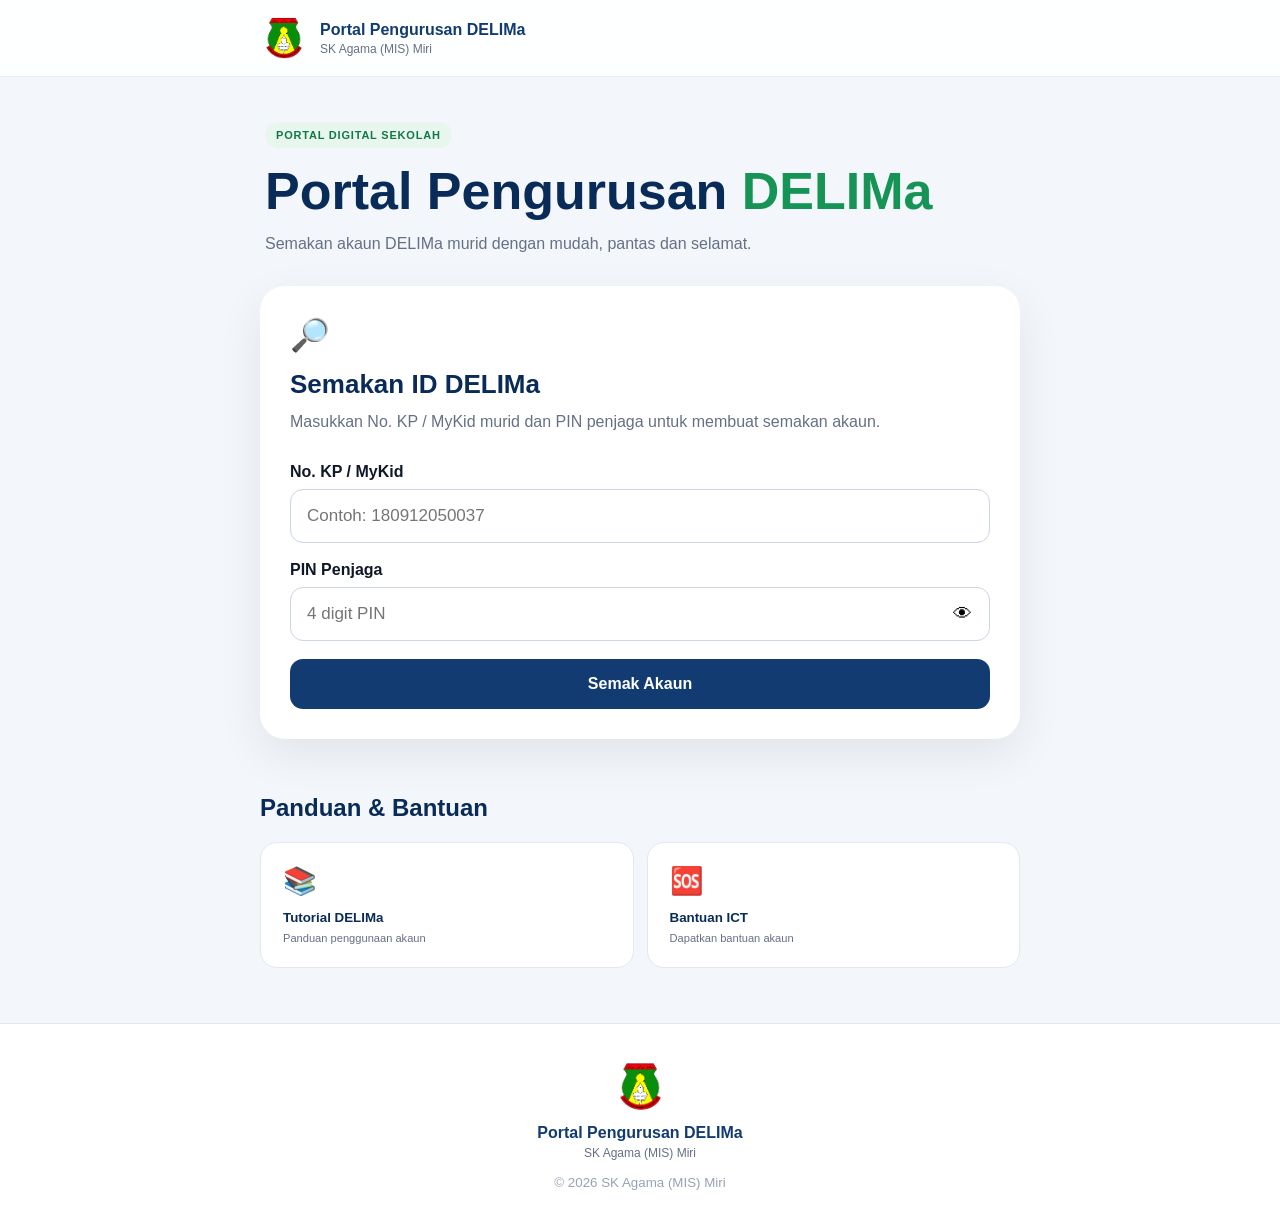
<file: index.html>
<!DOCTYPE html>
<html lang="ms">
<head>
  <meta charset="UTF-8">

  <meta name="viewport"
        content="width=device-width, initial-scale=1.0, viewport-fit=cover">

  <meta name="theme-color" content="#123b72">

  <meta name="description"
        content="Portal Pengurusan DELIMa SK Agama (MIS) Miri">

  <title>Portal Pengurusan DELIMa</title>

  <link rel="manifest" href="manifest.json">
  <link rel="stylesheet" href="style.css">

  <link rel="icon"
        href="assets/icon-192.png">
</head>

<body>

<header class="topbar">

  <div class="school-brand">

    <img src="assets/logo.png"
         alt="Logo SK Agama (MIS) Miri">

    <div>
      <strong>Portal Pengurusan DELIMa</strong>
      <span>SK Agama (MIS) Miri</span>
    </div>

  </div>

</header>


<main>

  <!-- HERO -->

  <section class="hero">

    <div class="hero-badge">
      PORTAL DIGITAL SEKOLAH
    </div>

    <h1>
      Portal Pengurusan
      <span>DELIMa</span>
    </h1>

    <p>
      Semakan akaun DELIMa murid dengan mudah,
      pantas dan selamat.
    </p>

  </section>


  <!-- INSTALL APP -->

  <section id="installCard"
           class="install-card hidden">

    <img src="assets/icon-192.png"
         alt="Portal DELIMa">

    <div class="install-info">
      <strong>Install Portal DELIMa</strong>
      <span>
        Pasang portal pada telefon anda
      </span>
    </div>

    <button id="installBtn">
      Install
    </button>

  </section>


  <!-- SEARCH CARD -->

  <section class="search-card">

    <div class="search-icon">
      🔎
    </div>

    <h2>Semakan ID DELIMa</h2>

    <p class="description">
      Masukkan No. KP / MyKid murid dan
      PIN penjaga untuk membuat semakan akaun.
    </p>


    <!-- IC -->

    <div class="form-group">

      <label for="nokp">
        No. KP / MyKid
      </label>

      <input
        type="text"
        id="nokp"
        inputmode="numeric"
        autocomplete="off"
        maxlength="12"
        placeholder="Contoh: 180912050037">

    </div>


    <!-- PIN -->

    <div class="form-group">

      <label for="pin">
        PIN Penjaga
      </label>

      <div class="pin-input">

        <input
          type="password"
          id="pin"
          inputmode="numeric"
          autocomplete="off"
          maxlength="4"
          placeholder="4 digit PIN">

        <button
          type="button"
          id="showPinBtn"
          onclick="togglePin()"
          aria-label="Tunjuk PIN">
          👁
        </button>

      </div>

    </div>


    <button
      id="btnCari"
      class="search-button"
      onclick="cariDelima()">

      <span id="btnText">
        Semak Akaun
      </span>

    </button>


    <!-- LOADING -->

    <div id="loading"
         class="loading hidden">

      <div class="spinner"></div>

      <p>
        Sedang membuat semakan...
      </p>

    </div>


    <!-- MESSAGE -->

    <div id="message"></div>


    <!-- RESULT -->

    <div id="result"
         class="result hidden">

      <div class="success-header">

        <div class="success-check">
          ✓
        </div>

        <div>
          <strong>Akaun Dijumpai</strong>
          <span>
            Maklumat akaun DELIMa murid
          </span>
        </div>

      </div>


      <!-- NAMA -->

      <div class="result-item">

        <span>Nama Murid</span>

        <strong id="nama">
          -
        </strong>

      </div>


      <!-- KELAS -->

      <div class="result-item">

        <span>Kelas</span>

        <strong id="kelas">
          -
        </strong>

      </div>


      <!-- EMAIL -->

      <div class="result-item">

        <span>ID / Emel DELIMa</span>

        <div class="value-action">

          <strong id="delima">
            -
          </strong>

          <button
            type="button"
            onclick="copyDelima()">

            Salin

          </button>

        </div>

      </div>


      <!-- PASSWORD -->

      <div class="result-item">

        <span>Kata Laluan</span>

        <div class="value-action">

          <strong id="password">
            ••••••••
          </strong>

          <div class="password-buttons">

            <button
              type="button"
              onclick="togglePassword()">

              👁 Lihat

            </button>

            <button
              type="button"
              onclick="copyPassword()">

              Salin

            </button>

          </div>

        </div>

      </div>


      <!-- LOGIN -->

      <a
        class="delima-login"
        href="https://delima.moe-dl.edu.my/"
        target="_blank"
        rel="noopener noreferrer">

        Log Masuk DELIMa ↗

      </a>


      <button
        type="button"
        class="new-search"
        onclick="resetSearch()">

        Buat Semakan Baru

      </button>

    </div>

  </section>


  <!-- MENU -->

  <section class="services">

    <h2>Panduan & Bantuan</h2>

    <div class="service-grid">

      <button onclick="toggleSection('tutorial')">

        <span class="service-icon">
          📚
        </span>

        <strong>
          Tutorial DELIMa
        </strong>

        <small>
          Panduan penggunaan akaun
        </small>

      </button>


      <button onclick="toggleSection('help')">

        <span class="service-icon">
          🆘
        </span>

        <strong>
          Bantuan ICT
        </strong>

        <small>
          Dapatkan bantuan akaun
        </small>

      </button>

    </div>

  </section>


  <!-- TUTORIAL -->

  <section id="tutorial" class="info-card hidden">

  <div class="section-title">
    <span>📚</span>

    <div>
      <h2>Tutorial DELIMa</h2>
      <p>Panduan penggunaan DELIMa</p>
    </div>
  </div>

  <div id="tutorialContent">
    <p>Sedang memuatkan tutorial...</p>
  </div>

</section>

  <!-- HELP -->

  <section id="help" class="info-card hidden">

  <div class="section-title">
    <span>🆘</span>

    <div>
      <h2 id="publicHelpTitle">
        Bantuan ICT
      </h2>

      <p>
        Sokongan penggunaan akaun DELIMa
      </p>
    </div>
  </div>

  <div id="helpContent">
    <p>Sedang memuatkan maklumat bantuan...</p>
  </div>

</section>
</main>


<footer>

  <img src="assets/logo.png"
       alt="Logo sekolah">

  <strong>
    Portal Pengurusan DELIMa
  </strong>

  <span>
    SK Agama (MIS) Miri
  </span>

  <small>
    © 2026 SK Agama (MIS) Miri
  </small>

</footer>


<script src="app.js"></script>

<script>

if ("serviceWorker" in navigator) {

  window.addEventListener(
    "load",
    () => {

      navigator.serviceWorker
        .register("service-worker.js")
        .catch(console.error);

    }
  );

}

</script>

</body>
</html>
</file>
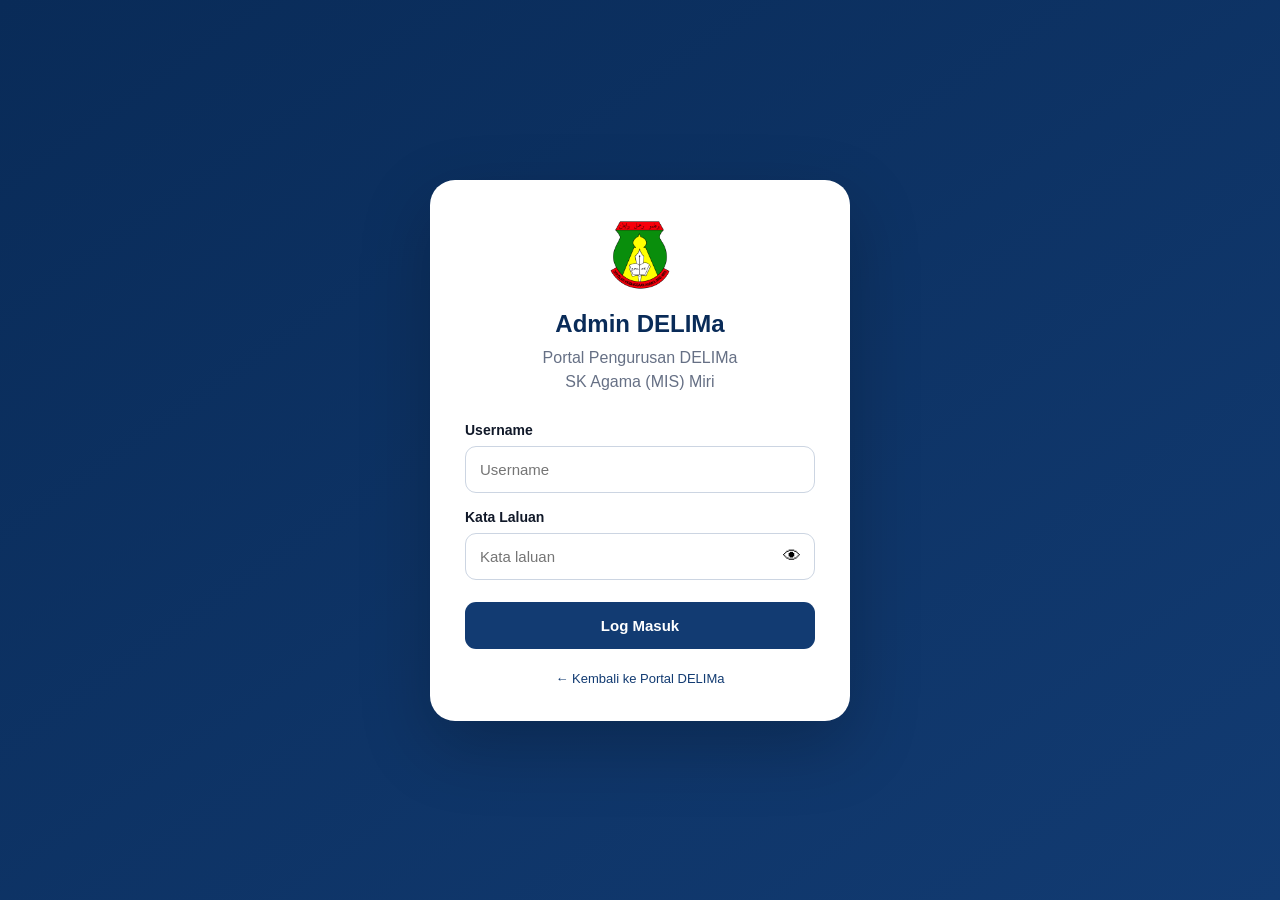
<file: admin.html>
<!DOCTYPE html>
<html lang="ms">
<head>
  <meta charset="UTF-8">
  <meta name="viewport"
        content="width=device-width, initial-scale=1.0">

  <meta name="theme-color" content="#123b72">

  <title>Admin | Portal Pengurusan DELIMa</title>

  <link rel="stylesheet" href="admin.css">
  <link rel="icon" href="assets/icon-192.png">
</head>

<body>

<!-- =========================
     LOGIN
========================= -->

<section id="loginPage" class="login-page">

  <div class="login-card">

    <img
      src="assets/logo.png"
      class="login-logo"
      alt="Logo Sekolah">

    <h1>Admin DELIMa</h1>

    <p>
      Portal Pengurusan DELIMa<br>
      SK Agama (MIS) Miri
    </p>

    <label for="username">
      Username
    </label>

    <input
      id="username"
      type="text"
      autocomplete="username"
      placeholder="Username">

    <label for="adminPassword">
      Kata Laluan
    </label>

    <div class="password-box">

      <input
        id="adminPassword"
        type="password"
        autocomplete="current-password"
        placeholder="Kata laluan">

      <button
        type="button"
        onclick="toggleAdminPassword()">
        👁
      </button>

    </div>

    <button
      id="loginBtn"
      class="primary-btn"
      onclick="adminLogin()">

      Log Masuk

    </button>

    <div id="loginMessage"></div>

    <a
      href="./"
      class="back-link">

      ← Kembali ke Portal DELIMa

    </a>

  </div>

</section>


<!-- =========================
     ADMIN APP
========================= -->

<section
  id="dashboardPage"
  class="dashboard hidden">


  <!-- HEADER -->

  <header class="admin-header">

    <div class="admin-brand">

      <img
        src="assets/logo.png"
        alt="Logo Sekolah">

      <div>
        <strong>Admin DELIMa</strong>
        <span>SK Agama (MIS) Miri</span>
      </div>

    </div>


    <button
      class="logout-btn"
      onclick="logoutAdmin()">

      Log Keluar

    </button>

  </header>


  <main class="admin-main">


    <!-- WELCOME -->

    <section class="welcome">

      <span class="badge">
        ADMIN DASHBOARD
      </span>

      <h1>
        Pengurusan DELIMa
      </h1>

      <p>
        Urus akaun murid, tutorial dan
        maklumat bantuan ICT.
      </p>

    </section>


    <!-- NAVIGATION -->

    <nav class="admin-tabs">

      <button
        id="tabStudents"
        class="tab active"
        onclick="showAdminSection('students')">

        <span>👥</span>
        Murid

      </button>


      <button
        id="tabTutorial"
        class="tab"
        onclick="showAdminSection('tutorial')">

        <span>📚</span>
        Tutorial

      </button>


      <button
        id="tabHelp"
        class="tab"
        onclick="showAdminSection('help')">

        <span>🆘</span>
        Bantuan ICT

      </button>

    </nav>


    <!-- =================================
         STUDENTS
    ================================= -->

    <section
      id="studentsSection"
      class="admin-section">


      <!-- STATS -->

      <div class="stats-grid">

        <div class="stat-card">

          <span>👥</span>

          <div>
            <small>Jumlah Murid</small>

            <strong id="totalStudents">
              -
            </strong>
          </div>

        </div>


        <div class="stat-card">

          <span>🏫</span>

          <div>
            <small>Jumlah Kelas</small>

            <strong id="totalClasses">
              -
            </strong>
          </div>

        </div>


        <div class="stat-card">

          <span>📧</span>

          <div>
            <small>Akaun DELIMa</small>

            <strong id="totalAccounts">
              -
            </strong>
          </div>

        </div>


        <div class="stat-card">

          <span>🔑</span>

          <div>
            <small>PIN Belum Ada</small>

            <strong id="missingPin">
              -
            </strong>
          </div>

        </div>

      </div>


      <!-- STUDENT PANEL -->

      <div class="panel">

        <div class="panel-header">

          <div>
            <h2>Senarai Murid</h2>

            <p>
              Cari akaun DELIMa berdasarkan
              nama, No. KP atau ID DELIMa.
            </p>
          </div>

          <button
            class="secondary-btn"
            onclick="loadDashboard()">

            ↻ Refresh

          </button>

        </div>


        <div class="search-tools">

          <input
            id="studentSearch"
            type="search"
            placeholder="Cari murid...">

          <select id="classFilter">

            <option value="">
              Semua Kelas
            </option>

          </select>

        </div>


        <div
          id="loadingStudents"
          class="loading hidden">

          Memuatkan data murid...

        </div>


        <div class="table-wrapper">

          <table>

            <thead>

              <tr>
                <th>Nama</th>
                <th>No. KP</th>
                <th>Kelas</th>
                <th>ID DELIMa</th>
                <th>PIN</th>
              </tr>

            </thead>

            <tbody id="studentTable"></tbody>

          </table>

        </div>

      </div>

    </section>


    <!-- =================================
         TUTORIAL
    ================================= -->

    <section
      id="tutorialSection"
      class="admin-section hidden">


      <div class="panel">

        <div class="panel-header">

          <div>

            <h2>
              📚 Pengurusan Tutorial
            </h2>

            <p>
              Tambah dan kemas kini panduan
              penggunaan DELIMa.
            </p>

          </div>


          <button
            class="primary-small"
            onclick="openTutorialForm()">

            + Tambah Tutorial

          </button>

        </div>


        <div
          id="tutorialLoading"
          class="loading hidden">

          Memuatkan tutorial...

        </div>


        <div id="tutorialList"
             class="tutorial-list">

        </div>

      </div>

    </section>


    <!-- =================================
         HELP
    ================================= -->

    <section
      id="helpSection"
      class="admin-section hidden">


      <div class="panel">

        <div class="panel-header">

          <div>

            <h2>
              🆘 Bantuan ICT
            </h2>

            <p>
              Maklumat ini akan dipaparkan
              pada portal pengguna.
            </p>

          </div>

        </div>


        <div
          id="helpMessage"
          class="form-message">

        </div>


        <div class="admin-form">

          <label>
            Tajuk
          </label>

          <input
            id="helpTitle"
            type="text"
            placeholder="Bantuan ICT">


          <label>
            Penerangan
          </label>

          <textarea
            id="helpDescription"
            rows="5"
            placeholder="Masukkan penerangan bantuan...">
          </textarea>


          <label>
            Pegawai / Penyelaras
          </label>

          <input
            id="helpOfficer"
            type="text"
            placeholder="Contoh: Penyelaras ICT">


          <label>
            No. WhatsApp
          </label>

          <input
            id="helpWhatsapp"
            type="tel"
            inputmode="numeric"
            placeholder="Contoh: 60123456789">


          <label>
            E-mel
          </label>

          <input
            id="helpEmail"
            type="email"
            placeholder="contoh@moe-dl.edu.my">


          <label>
            Waktu Bantuan
          </label>

          <input
            id="helpTime"
            type="text"
            placeholder="Isnin - Jumaat, 8.00 pagi - 4.00 petang">


          <button
            id="saveHelpBtn"
            class="primary-btn form-save"
            onclick="saveHelp()">

            Simpan Maklumat Bantuan

          </button>

        </div>

      </div>

    </section>

  </main>

</section>


<!-- =========================
     TUTORIAL MODAL
========================= -->

<div
  id="tutorialModal"
  class="modal hidden">

  <div class="modal-card">

    <div class="modal-header">

      <div>
        <h2 id="tutorialFormTitle">
          Tambah Tutorial
        </h2>

        <p>
          Maklumat tutorial Portal DELIMa
        </p>
      </div>


      <button
        class="modal-close"
        onclick="closeTutorialForm()">

        ✕

      </button>

    </div>


    <input
      type="hidden"
      id="tutorialId">


    <label>
      Tajuk Tutorial
    </label>

    <input
      id="tutorialTitle"
      type="text"
      placeholder="Contoh: Cara Log Masuk DELIMa">


    <label>
      Penerangan
    </label>

    <textarea
      id="tutorialDescription"
      rows="5"
      placeholder="Masukkan penerangan tutorial...">
    </textarea>


    <label>
      Link Tutorial / Video
    </label>

    <input
      id="tutorialLink"
      type="url"
      placeholder="https://...">


    <div class="two-columns">

      <div>

        <label>
          Status
        </label>

        <select id="tutorialStatus">

          <option value="AKTIF">
            AKTIF
          </option>

          <option value="TIDAK AKTIF">
            TIDAK AKTIF
          </option>

        </select>

      </div>


      <div>

        <label>
          Susunan
        </label>

        <input
          id="tutorialOrder"
          type="number"
          min="1"
          value="1">

      </div>

    </div>


    <div id="tutorialFormMessage"></div>


    <div class="modal-actions">

      <button
        class="secondary-btn"
        onclick="closeTutorialForm()">

        Batal

      </button>


      <button
        id="saveTutorialBtn"
        class="primary-small"
        onclick="saveTutorial()">

        Simpan Tutorial

      </button>

    </div>

  </div>

</div>


<script src="admin.js"></script>

</body>
</html>
</file>
<file: style.css>
* {
  box-sizing: border-box;
}

:root {
  --navy: #123b72;
  --navy-dark: #092b58;
  --green: #159455;
  --green-light: #eaf8f0;
  --background: #f3f6fa;
  --text: #101828;
  --muted: #667085;
  --border: #d9e0ea;
  --white: #ffffff;
  --danger: #b42318;
  --danger-bg: #fff0f0;
}

html {
  scroll-behavior: smooth;
}

body {
  margin: 0;
  font-family:
    -apple-system,
    BlinkMacSystemFont,
    "Segoe UI",
    Roboto,
    Arial,
    sans-serif;

  background: var(--background);
  color: var(--text);
}


/* ==============================
   HEADER
============================== */

.topbar {
  background: rgba(255,255,255,.96);
  border-bottom: 1px solid #e8edf3;
  padding: 14px 22px;
}

.school-brand {
  max-width: 760px;
  margin: auto;

  display: flex;
  align-items: center;
  gap: 12px;
}

.school-brand img {
  width: 48px;
  height: 48px;
  object-fit: contain;
}

.school-brand strong {
  display: block;
  color: var(--navy);
  font-size: 16px;
}

.school-brand span {
  display: block;
  color: var(--muted);
  font-size: 12px;
  margin-top: 3px;
}


/* ==============================
   MAIN
============================== */

main {
  width: min(760px, calc(100% - 32px));
  margin: auto;
}


/* ==============================
   HERO
============================== */

.hero {
  padding: 45px 5px 30px;
}

.hero-badge {
  display: inline-block;

  background: #e8f7ee;
  color: #137847;

  padding: 7px 11px;

  border-radius: 100px;

  font-size: 11px;
  font-weight: 800;
  letter-spacing: .8px;
}

.hero h1 {
  margin: 16px 0 12px;

  font-size: clamp(35px, 7vw, 52px);
  line-height: 1.05;

  color: var(--navy-dark);
}

.hero h1 span {
  color: var(--green);
}

.hero p {
  margin: 0;

  max-width: 560px;

  color: var(--muted);

  font-size: 16px;
  line-height: 1.6;
}


/* ==============================
   INSTALL
============================== */

.install-card {
  background: white;

  border: 1px solid var(--border);
  border-radius: 16px;

  padding: 13px;

  margin-bottom: 18px;

  display: flex;
  align-items: center;
  gap: 12px;

  box-shadow: 0 5px 20px rgba(16,24,40,.05);
}

.install-card img {
  width: 54px;
  height: 54px;

  border-radius: 13px;
}

.install-info {
  flex: 1;
}

.install-info strong {
  display: block;
  color: var(--navy-dark);
}

.install-info span {
  display: block;

  margin-top: 3px;

  font-size: 12px;
  color: var(--muted);
}

.install-card button {
  border: 0;

  padding: 10px 15px;

  border-radius: 9px;

  background: var(--navy);
  color: white;

  font-weight: 700;

  cursor: pointer;
}


/* ==============================
   SEARCH
============================== */

.search-card {
  background: white;

  border-radius: 25px;

  padding: 30px;

  box-shadow:
    0 15px 45px rgba(16,24,40,.08);
}

.search-icon {
  font-size: 32px;
  margin-bottom: 15px;
}

.search-card h2 {
  margin: 0;

  color: var(--navy-dark);

  font-size: 26px;
}

.description {
  color: var(--muted);

  line-height: 1.55;

  margin: 10px 0 28px;
}

.form-group {
  margin-bottom: 18px;
}

.form-group label {
  display: block;

  font-weight: 700;

  margin-bottom: 8px;
}

input {
  width: 100%;

  border: 1px solid #ccd5e2;

  border-radius: 13px;

  padding: 16px;

  font-size: 17px;

  outline: none;

  transition: .2s;
}

input:focus {
  border-color: #3974bc;

  box-shadow:
    0 0 0 4px rgba(57,116,188,.12);
}

.pin-input {
  position: relative;
}

.pin-input input {
  padding-right: 60px;
}

.pin-input button {
  position: absolute;

  right: 8px;
  top: 50%;

  transform: translateY(-50%);

  border: 0;
  background: transparent;

  font-size: 19px;

  cursor: pointer;

  padding: 10px;
}

.search-button {
  width: 100%;

  border: 0;

  border-radius: 13px;

  padding: 16px;

  background: var(--navy);
  color: white;

  font-size: 16px;
  font-weight: 800;

  cursor: pointer;

  transition: .2s;
}

.search-button:hover {
  background: var(--navy-dark);
}

.search-button:disabled {
  opacity: .65;
  cursor: not-allowed;
}


/* ==============================
   LOADING
============================== */

.loading {
  text-align: center;

  padding: 25px 10px 5px;

  color: var(--muted);
}

.spinner {
  width: 35px;
  height: 35px;

  margin: auto;

  border-radius: 50%;

  border: 4px solid #e5e7eb;
  border-top-color: var(--navy);

  animation: spin .8s linear infinite;
}

@keyframes spin {

  to {
    transform: rotate(360deg);
  }

}


/* ==============================
   MESSAGE
============================== */

.error {
  margin-top: 18px;

  background: var(--danger-bg);
  color: var(--danger);

  border-radius: 12px;

  padding: 14px 16px;

  line-height: 1.45;
}


/* ==============================
   RESULT
============================== */

.result {
  margin-top: 28px;

  border-top: 1px solid #eaecf0;

  padding-top: 25px;
}

.success-header {
  display: flex;
  align-items: center;
  gap: 12px;

  background: var(--green-light);

  padding: 15px;

  border-radius: 13px;

  margin-bottom: 10px;
}

.success-check {
  width: 42px;
  height: 42px;

  display: grid;
  place-items: center;

  border-radius: 50%;

  background: var(--green);
  color: white;

  font-size: 22px;
  font-weight: bold;
}

.success-header strong {
  display: block;
  color: #106b41;
}

.success-header span {
  display: block;

  margin-top: 3px;

  color: #438068;

  font-size: 12px;
}

.result-item {
  padding: 17px 3px;

  border-bottom: 1px solid #eaecf0;
}

.result-item > span {
  display: block;

  color: var(--muted);

  font-size: 12px;

  margin-bottom: 7px;
}

.result-item strong {
  overflow-wrap: anywhere;
}

.value-action {
  display: flex;

  align-items: center;
  justify-content: space-between;

  gap: 10px;
}

.value-action button {
  border: 0;

  background: #edf3f9;
  color: var(--navy);

  border-radius: 8px;

  padding: 8px 11px;

  font-weight: 700;

  cursor: pointer;
}

.password-buttons {
  display: flex;
  gap: 5px;
}

.delima-login {
  display: block;

  margin-top: 22px;

  padding: 15px;

  border-radius: 12px;

  text-align: center;
  text-decoration: none;

  background: var(--green);
  color: white;

  font-weight: 800;
}

.new-search {
  width: 100%;

  margin-top: 10px;

  border: 1px solid #ccd5e2;

  border-radius: 12px;

  padding: 13px;

  background: white;
  color: var(--navy);

  font-weight: 700;

  cursor: pointer;
}


/* ==============================
   SERVICES
============================== */

.services {
  padding: 35px 0 10px;
}

.services h2 {
  color: var(--navy-dark);
}

.service-grid {
  display: grid;

  grid-template-columns:
    repeat(2, 1fr);

  gap: 13px;
}

.service-grid button {
  background: white;

  border: 1px solid #e2e8f0;

  border-radius: 17px;

  padding: 22px;

  text-align: left;

  cursor: pointer;

  transition: .2s;
}

.service-grid button:hover {
  transform: translateY(-2px);

  box-shadow:
    0 10px 25px rgba(16,24,40,.07);
}

.service-icon {
  display: block;

  font-size: 27px;

  margin-bottom: 13px;
}

.service-grid strong {
  display: block;

  color: var(--navy-dark);

  margin-bottom: 5px;
}

.service-grid small {
  color: var(--muted);
}


/* ==============================
   INFORMATION
============================== */

.info-card {
  background: white;

  margin-top: 18px;

  padding: 25px;

  border-radius: 18px;

  box-shadow:
    0 10px 30px rgba(16,24,40,.05);
}

.section-title {
  display: flex;
  gap: 12px;

  align-items: center;

  margin-bottom: 20px;
}

.section-title > span {
  font-size: 30px;
}

.section-title h2 {
  margin: 0;

  color: var(--navy-dark);

  font-size: 20px;
}

.section-title p {
  margin: 4px 0 0;

  color: var(--muted);

  font-size: 12px;
}

.tutorial-item {
  display: flex;

  gap: 13px;

  padding: 15px 0;

  border-top: 1px solid #eaecf0;
}

.number {
  min-width: 32px;
  height: 32px;

  display: grid;
  place-items: center;

  border-radius: 50%;

  background: var(--navy);
  color: white;

  font-weight: bold;
}

.tutorial-item p {
  margin: 5px 0 0;

  color: var(--muted);

  line-height: 1.5;
}

.help-box {
  background: #f7f9fc;

  padding: 16px;

  border-radius: 12px;

  margin-top: 10px;
}

.help-box p {
  color: var(--muted);

  margin-bottom: 0;

  line-height: 1.5;
}


/* ==============================
   FOOTER
============================== */

footer {
  margin-top: 45px;

  background: white;

  border-top: 1px solid #e4e7ec;

  padding: 35px 20px;

  text-align: center;
}

footer img {
  width: 55px;

  display: block;

  margin: auto auto 10px;
}

footer strong,
footer span,
footer small {
  display: block;
}

footer strong {
  color: var(--navy);
}

footer span {
  color: var(--muted);

  font-size: 12px;

  margin-top: 4px;
}

footer small {
  color: #98a2b3;

  margin-top: 15px;
}


/* ==============================
   UTILITIES
============================== */

.hidden {
  display: none !important;
}


/* ==============================
   MOBILE
============================== */

@media (max-width: 600px) {

  main {
    width:
      min(100% - 22px, 760px);
  }

  .hero {
    padding-top: 32px;
  }

  .search-card {
    padding: 22px;

    border-radius: 20px;
  }

  .service-grid {
    grid-template-columns: 1fr;
  }

  .value-action {
    align-items: flex-start;
    flex-direction: column;
  }

}
</file>
<file: admin.css>
* {
  box-sizing: border-box;
}

:root {
  --navy: #123b72;
  --navy-dark: #092b58;
  --green: #159455;
  --green-bg: #eaf8f0;
  --bg: #f3f6fa;
  --white: #fff;
  --text: #101828;
  --muted: #667085;
  --border: #e1e7ef;
  --danger: #b42318;
  --danger-bg: #fff0f0;
}

body {
  margin: 0;

  font-family:
    -apple-system,
    BlinkMacSystemFont,
    "Segoe UI",
    Roboto,
    Arial,
    sans-serif;

  background: var(--bg);
  color: var(--text);
}

.hidden {
  display: none !important;
}


/* LOGIN */

.login-page {
  min-height: 100vh;

  display: grid;
  place-items: center;

  padding: 25px;

  background:
    linear-gradient(
      145deg,
      #092b58,
      #123b72
    );
}

.login-card {
  width: min(420px, 100%);

  background: white;

  padding: 35px;

  border-radius: 25px;

  box-shadow:
    0 25px 70px rgba(0,0,0,.22);
}

.login-logo {
  width: 80px;

  display: block;

  margin: auto auto 15px;
}

.login-card h1 {
  margin: 0 0 8px;

  text-align: center;

  color: var(--navy-dark);
}

.login-card > p {
  margin: 0 0 28px;

  text-align: center;

  color: var(--muted);

  line-height: 1.5;
}


/* FORM */

label {
  display: block;

  margin: 16px 0 8px;

  font-weight: 700;

  font-size: 14px;
}

input,
select,
textarea {
  width: 100%;

  padding: 14px;

  border: 1px solid #ccd5e2;

  border-radius: 11px;

  background: white;

  font-family: inherit;
  font-size: 15px;

  outline: none;
}

textarea {
  resize: vertical;
}

input:focus,
select:focus,
textarea:focus {
  border-color: #3974bc;

  box-shadow:
    0 0 0 3px rgba(57,116,188,.12);
}

.password-box {
  position: relative;
}

.password-box input {
  padding-right: 55px;
}

.password-box button {
  position: absolute;

  right: 8px;
  top: 50%;

  transform: translateY(-50%);

  border: 0;
  background: transparent;

  font-size: 18px;

  cursor: pointer;
}


/* BUTTONS */

.primary-btn,
.primary-small,
.secondary-btn,
.logout-btn {
  cursor: pointer;

  font-weight: 700;

  transition: .2s;
}

.primary-btn {
  width: 100%;

  margin-top: 22px;

  padding: 15px;

  border: 0;

  border-radius: 11px;

  background: var(--navy);

  color: white;

  font-size: 15px;
}

.primary-small {
  border: 0;

  padding: 11px 15px;

  border-radius: 9px;

  background: var(--navy);

  color: white;
}

.secondary-btn {
  border: 1px solid #d4dce7;

  padding: 10px 13px;

  border-radius: 9px;

  background: white;

  color: var(--navy);
}

button:disabled {
  opacity: .6;
  cursor: not-allowed;
}

.back-link {
  display: block;

  margin-top: 22px;

  text-align: center;

  text-decoration: none;

  color: var(--navy);

  font-size: 13px;
}


/* HEADER */

.admin-header {
  min-height: 74px;

  background: white;

  border-bottom:
    1px solid var(--border);

  padding: 12px 25px;

  display: flex;
  align-items: center;
  justify-content: space-between;
}

.admin-brand {
  display: flex;
  align-items: center;
  gap: 11px;
}

.admin-brand img {
  width: 47px;
}

.admin-brand strong {
  display: block;

  color: var(--navy);
}

.admin-brand span {
  display: block;

  margin-top: 3px;

  color: var(--muted);

  font-size: 11px;
}

.logout-btn {
  border: 1px solid #d6dde7;

  background: white;

  color: var(--navy);

  padding: 9px 13px;

  border-radius: 8px;
}


/* MAIN */

.admin-main {
  width:
    min(1100px, calc(100% - 30px));

  margin: auto;

  padding-bottom: 60px;
}

.welcome {
  padding: 34px 0 23px;
}

.badge {
  display: inline-block;

  background: #e8f7ee;

  color: #147747;

  padding: 6px 10px;

  border-radius: 100px;

  font-size: 10px;
  font-weight: 800;
}

.welcome h1 {
  margin: 14px 0 7px;

  color: var(--navy-dark);

  font-size: 32px;
}

.welcome p {
  margin: 0;

  color: var(--muted);
}


/* TABS */

.admin-tabs {
  display: grid;

  grid-template-columns:
    repeat(3,1fr);

  gap: 10px;

  margin-bottom: 24px;
}

.tab {
  border: 1px solid var(--border);

  border-radius: 12px;

  padding: 13px;

  background: white;

  color: #475467;

  font-weight: 700;

  cursor: pointer;
}

.tab span {
  margin-right: 5px;
}

.tab.active {
  border-color: var(--navy);

  background: var(--navy);

  color: white;
}


/* STATS */

.stats-grid {
  display: grid;

  grid-template-columns:
    repeat(4,1fr);

  gap: 14px;

  margin-bottom: 23px;
}

.stat-card {
  background: white;

  padding: 20px;

  border: 1px solid var(--border);

  border-radius: 16px;

  display: flex;
  align-items: center;

  gap: 14px;
}

.stat-card > span {
  font-size: 27px;
}

.stat-card small {
  display: block;

  color: var(--muted);

  margin-bottom: 5px;
}

.stat-card strong {
  color: var(--navy-dark);

  font-size: 25px;
}


/* PANEL */

.panel {
  background: white;

  border: 1px solid var(--border);

  border-radius: 18px;

  padding: 24px;
}

.panel-header {
  display: flex;

  justify-content: space-between;
  align-items: center;

  gap: 15px;

  margin-bottom: 21px;
}

.panel-header h2 {
  margin: 0;

  color: var(--navy-dark);
}

.panel-header p {
  margin: 5px 0 0;

  color: var(--muted);

  font-size: 13px;
}


/* SEARCH */

.search-tools {
  display: grid;

  grid-template-columns:
    2fr 1fr;

  gap: 10px;

  margin-bottom: 20px;
}


/* TABLE */

.table-wrapper {
  overflow-x: auto;
}

table {
  width: 100%;

  border-collapse: collapse;

  min-width: 780px;
}

th {
  padding: 12px;

  background: #f7f9fc;

  color: #475467;

  border-bottom:
    1px solid var(--border);

  text-align: left;

  font-size: 12px;
}

td {
  padding: 13px 12px;

  border-bottom:
    1px solid #edf0f4;

  font-size: 13px;
}

.pin {
  display: inline-block;

  padding: 5px 8px;

  background: #f2f4f7;

  border-radius: 6px;

  font-family: monospace;
}


/* TUTORIAL LIST */

.tutorial-list {
  display: grid;
  gap: 12px;
}

.tutorial-card {
  border: 1px solid var(--border);

  border-radius: 14px;

  padding: 18px;

  display: grid;

  grid-template-columns:
    45px 1fr auto;

  gap: 14px;

  align-items: start;
}

.tutorial-number {
  width: 38px;
  height: 38px;

  border-radius: 50%;

  background: var(--navy);

  color: white;

  display: grid;
  place-items: center;

  font-weight: 800;
}

.tutorial-content h3 {
  margin: 0 0 6px;

  color: var(--navy-dark);
}

.tutorial-content p {
  margin: 0;

  color: var(--muted);

  line-height: 1.5;

  font-size: 13px;
}

.tutorial-link {
  display: inline-block;

  margin-top: 8px;

  color: var(--navy);

  font-size: 12px;

  text-decoration: none;
}

.status {
  display: inline-block;

  margin-top: 9px;

  padding: 4px 8px;

  border-radius: 100px;

  font-size: 10px;
  font-weight: 800;
}

.status-active {
  background: #e8f7ee;
  color: #147747;
}

.status-inactive {
  background: #f2f4f7;
  color: #667085;
}

.tutorial-actions {
  display: flex;
  gap: 6px;
}

.edit-btn,
.delete-btn {
  border: 0;

  padding: 8px 10px;

  border-radius: 7px;

  cursor: pointer;

  font-weight: 700;
}

.edit-btn {
  background: #edf3f9;

  color: var(--navy);
}

.delete-btn {
  background: #fff0f0;

  color: var(--danger);
}


/* HELP */

.admin-form {
  max-width: 700px;
}

.form-save {
  max-width: 280px;
}

.success-message {
  padding: 12px 14px;

  margin-bottom: 15px;

  border-radius: 9px;

  background: var(--green-bg);

  color: #147747;
}

.error {
  padding: 12px 14px;

  margin-top: 15px;

  border-radius: 9px;

  background: var(--danger-bg);

  color: var(--danger);
}

.loading {
  padding: 20px;

  text-align: center;

  color: var(--muted);
}


/* MODAL */

.modal {
  position: fixed;

  inset: 0;

  z-index: 1000;

  background:
    rgba(9,43,88,.55);

  padding: 20px;

  display: grid;

  place-items: center;

  overflow-y: auto;
}

.modal-card {
  width: min(620px,100%);

  max-height: 90vh;

  overflow-y: auto;

  background: white;

  padding: 25px;

  border-radius: 20px;

  box-shadow:
    0 30px 80px rgba(0,0,0,.25);
}

.modal-header {
  display: flex;

  justify-content: space-between;

  gap: 15px;
}

.modal-header h2 {
  margin: 0;

  color: var(--navy-dark);
}

.modal-header p {
  margin: 5px 0 0;

  color: var(--muted);

  font-size: 12px;
}

.modal-close {
  border: 0;

  background: transparent;

  font-size: 20px;

  cursor: pointer;
}

.two-columns {
  display: grid;

  grid-template-columns:
    1fr 1fr;

  gap: 12px;
}

.modal-actions {
  display: flex;

  justify-content: flex-end;

  gap: 8px;

  margin-top: 22px;
}


/* MOBILE */

@media(max-width:850px) {

  .stats-grid {
    grid-template-columns:
      repeat(2,1fr);
  }

}


@media(max-width:600px) {

  .admin-main {
    width: calc(100% - 20px);
  }

  .welcome h1 {
    font-size: 27px;
  }

  .admin-tabs {
    gap: 6px;
  }

  .tab {
    padding: 11px 5px;

    font-size: 12px;
  }

  .tab span {
    display: block;

    margin: 0 0 4px;

    font-size: 20px;
  }

  .stats-grid {
    grid-template-columns: 1fr;
  }

  .search-tools {
    grid-template-columns: 1fr;
  }

  .panel {
    padding: 17px;
  }

  .panel-header {
    align-items: flex-start;

    flex-direction: column;
  }

  .tutorial-card {
    grid-template-columns:
      40px 1fr;
  }

  .tutorial-actions {
    grid-column: 1 / -1;

    justify-content: flex-end;
  }

  .two-columns {
    grid-template-columns: 1fr;
  }

}
</file>
